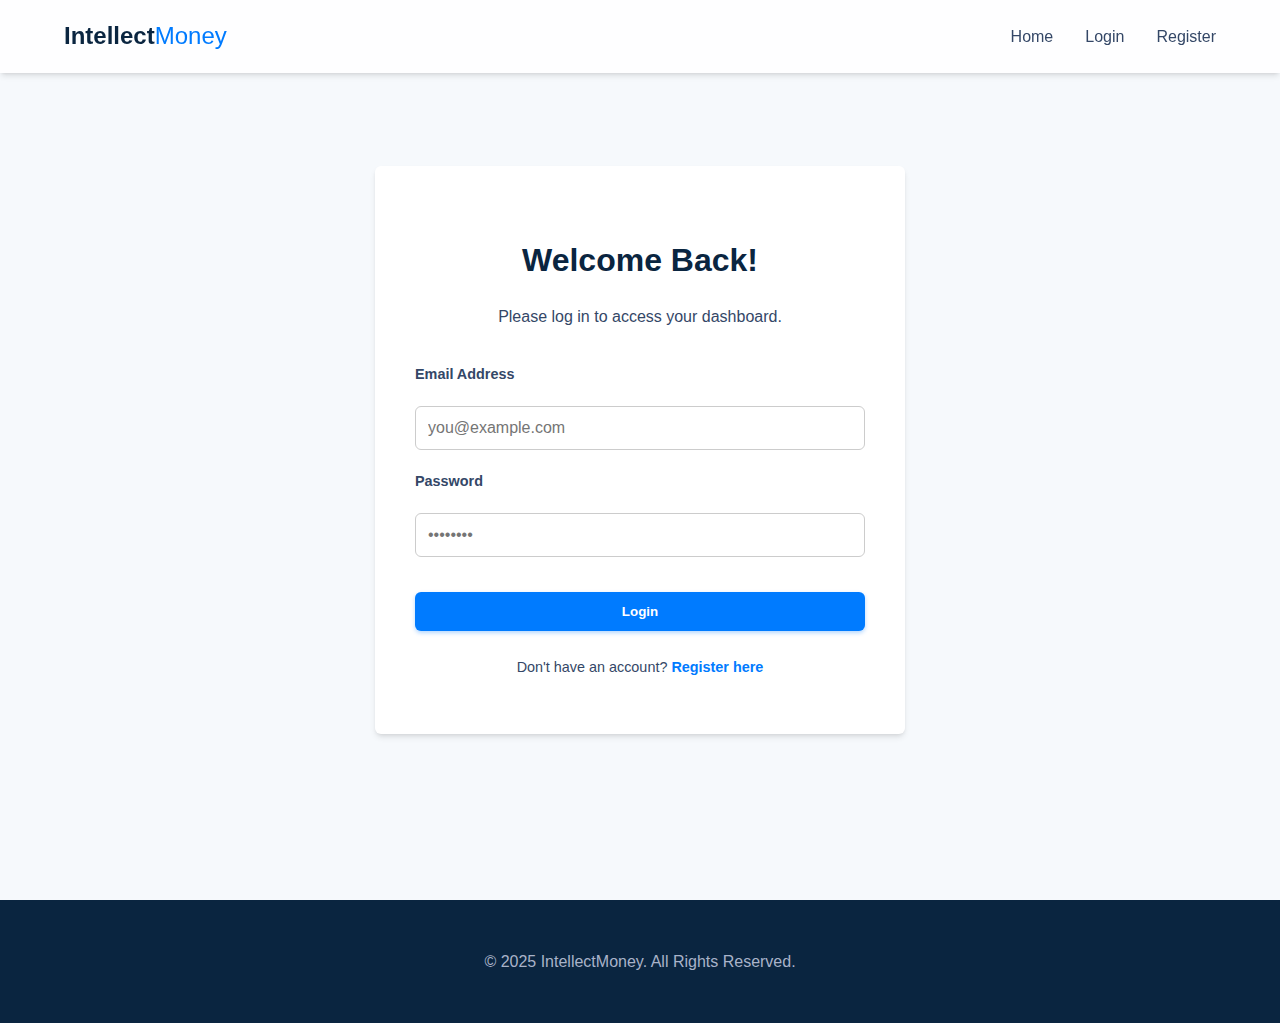
<file: home.html>
<!DOCTYPE html>
<html lang="en">
<head>
    <meta charset="UTF-8">
    <meta name="viewport" content="width=device-width, initial-scale=1.0">
    <title>Home - IntellectMoney</title>
    <link rel="preconnect" href="https://fonts.googleapis.com">
    <link rel="preconnect" href="https://fonts.gstatic.com" crossorigin>
    <link href="https://fonts.googleapis.com/css2?family=Poppins:wght@300;400;600;700&display=swap" rel="stylesheet">
    <link rel="stylesheet" href="css/style.css">
</head>
<body>

     <script>
        // This script protects the page
        const token = localStorage.getItem('userToken');
        if (!token) {
            // If no token is found, redirect to the login page
            window.location.href = 'login.html';
        }
    </script>

    <header>
        <nav>
            <div class="logo">
                <a href="index.html">Intellect<span>Money</span></a>
            </div>
            <ul>
                <li><a href="home.html" class="active">Home</a></li>
                <li><a href="#news">News</a></li> <li><a href="dashboard.html">Dashboard</a></li>
                <li><a href="plans.html">My Plans</a></li>
                <ul>
                    <li><button class="cta-button logout-button">Logout</button></li>
                </ul>
            </ul>
        </nav>
    </header>

    <main>
        <section class="hero">
            <h1>Welcome to IntellectMoney</h1>
            <p>Secure, adaptive, and personalized financial guidance to democratize your financial planning.</p>
            <a href="dashboard.html" class="cta-button">Go to Your Dashboard</a>
        </section>

        <section id="news" class="content-section">
            <h2>Latest Market News & Insights</h2>
            <div class="card news-card">
                <ul id="news-list" class="news-list">
                    <li>Loading news...</li>
                </ul>
            </div>
        </section>

        <section id="security" class="content-section">
            </section>
    </main>

    <footer>
        <p>&copy; 2025 IntellectMoney. All Rights Reserved.</p>
    </footer>

    <div id="chat-bubble" class="chat-bubble">🤖</div>
    <div id="chat-window" class="chat-window hidden-chat">
        <div class="chat-header">
            <h3>IntellectMoney Assistant</h3>
            <button id="close-chat">✕</button>
        </div>
        <div id="chat-body" class="chat-body">
            <div class="chat-message bot">Hi there! Ask me a financial question.</div>
        </div>
        <div class="chat-footer">
            <input type="text" id="chat-input" placeholder="Type your question...">
            <button id="send-chat">Send</button>
        </div>
    </div>
    
    <script src="js/chatbot.js"></script>
    <script src="js/home.js"></script>
    <script src="js/auth.js"></script>
 </body>
</html>
</file>
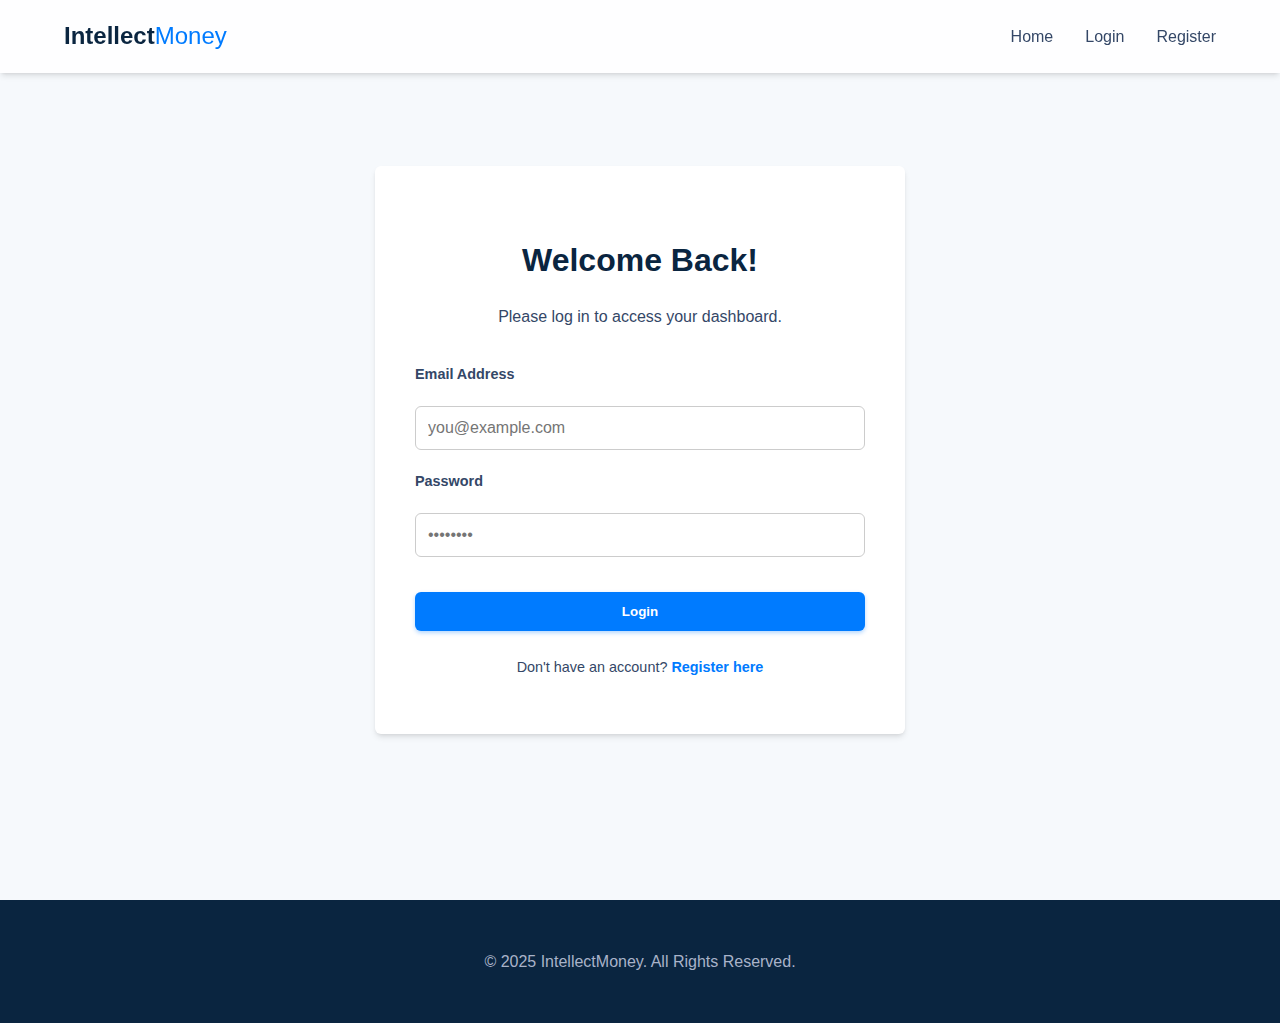
<file: login.html>
<!DOCTYPE html>
<html lang="en">
<head>
    <meta charset="UTF-8">
    <meta name="viewport" content="width=device-width, initial-scale=1.0">
    <title>Login - IntellectMoney</title>
    <link rel="stylesheet" href="css/style.css">
</head>
<body>
    <header>
        <nav>
            <div class="logo">
                <a href="index.html">Intellect<span>Money</span></a>
            </div>
            <ul>
                <li><a href="index.html">Home</a></li>
                <li><a href="login.html">Login</a></li>
                <li><a href="register.html">Register</a></li>
            </ul>
        </nav>
    </header>

    <main class="auth-container">
        <div class="auth-card card">
            <h2>Welcome Back!</h2>
            <p>Please log in to access your dashboard.</p>
            <form id="login-form">
                <label for="email">Email Address</label>
                <input type="email" id="email" placeholder="you@example.com" required>

                <label for="password">Password</label>
                <input type="password" id="password" placeholder="••••••••" required>

                <button type="submit" class="cta-button">Login</button>
            </form>
            <p class="auth-switch">Don't have an account? <a href="register.html">Register here</a></p>
        </div>
    </main>

    <footer>
        <p>&copy; 2025 IntellectMoney. All Rights Reserved.</p>
    </footer>

    
    <script src="js/login.js"></script>
</body>
</html>
</file>
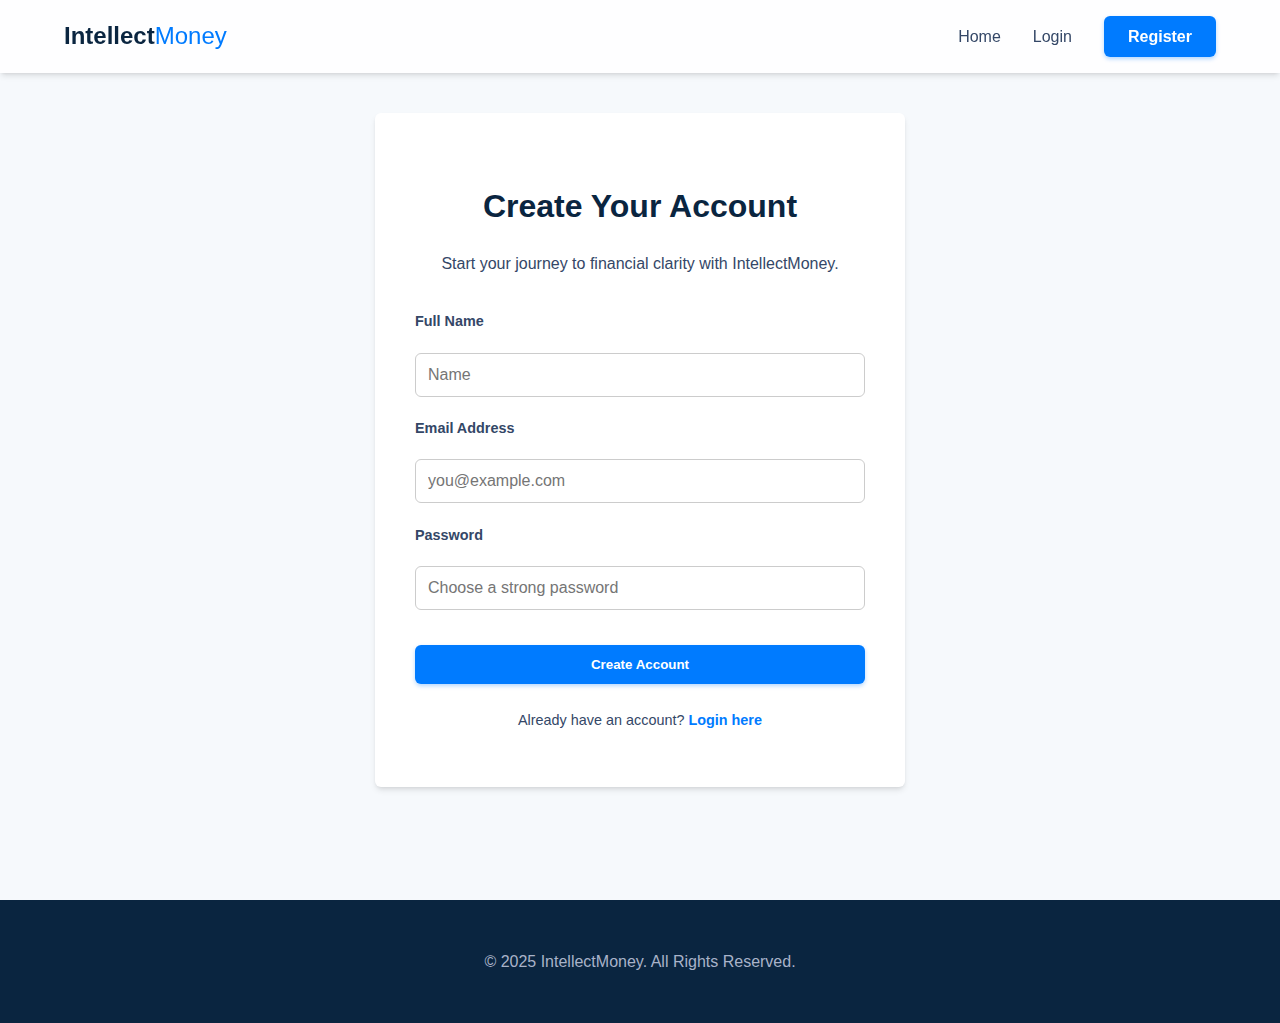
<file: register.html>
<!DOCTYPE html>
<html lang="en">
<head>
    <meta charset="UTF-8">
    <meta name="viewport" content="width=device-width, initial-scale=1.0">
    <title>Register - IntellectMoney</title>
    <link rel="stylesheet" href="css/style.css">
</head>
<body>
    <header>
        <nav>
            <div class="logo">
                <a href="index.html">Intellect<span>Money</span></a>
            </div>
            <ul>
                <li><a href="index.html">Home</a></li>
                <li><a href="login.html">Login</a></li>
                <li><a href="register.html" class="cta-button">Register</a></li>
            </ul>
        </nav>
    </header>

    <main class="auth-container">
        <div class="auth-card card">
            <h2>Create Your Account</h2>
            <p>Start your journey to financial clarity with IntellectMoney.</p>
            <form id="register-form">
                <label for="fullname">Full Name</label>
                <input type="text" id="fullname" placeholder="Name" required>

                <label for="email">Email Address</label>
                <input type="email" id="email" placeholder="you@example.com" required>

                <label for="password">Password</label>
                <input type="password" id="password" placeholder="Choose a strong password" required>

                <button type="submit" class="cta-button">Create Account</button>
            </form>
            <p class="auth-switch">Already have an account? <a href="login.html">Login here</a></p>
        </div>
    </main>

    <footer>
        <p>&copy; 2025 IntellectMoney. All Rights Reserved.</p>
    </footer>
    <script src="js/register.js"></script>
</body>
</html>
</file>
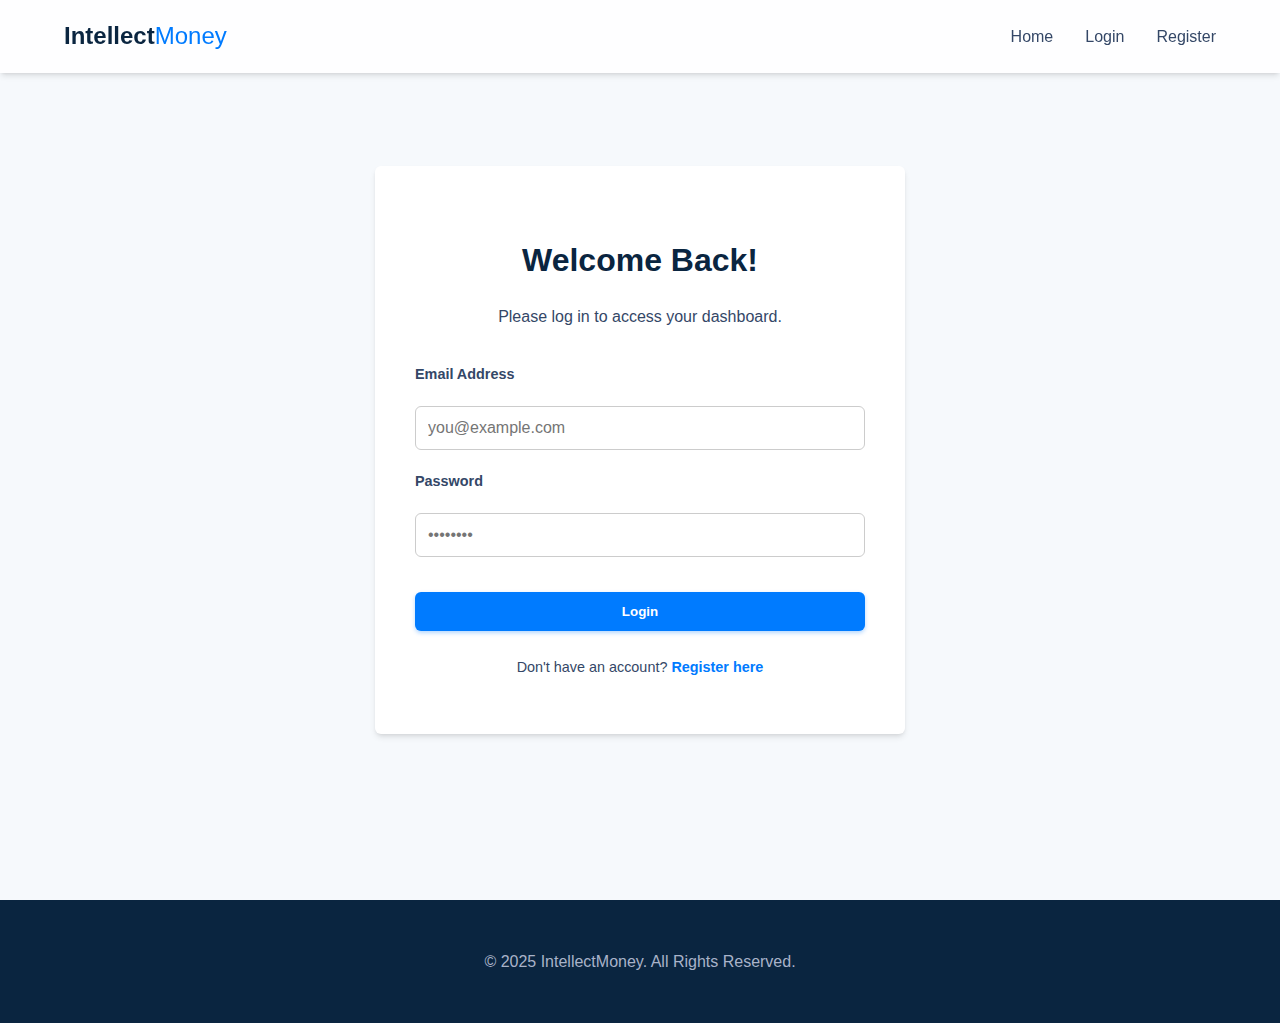
<file: frontend/home.html>
<!DOCTYPE html>
<html lang="en">
<head>
    <meta charset="UTF-8">
    <meta name="viewport" content="width=device-width, initial-scale=1.0">
    <title>Home - IntellectMoney</title>
    <link rel="preconnect" href="https://fonts.googleapis.com">
    <link rel="preconnect" href="https://fonts.gstatic.com" crossorigin>
    <link href="https://fonts.googleapis.com/css2?family=Poppins:wght@300;400;600;700&display=swap" rel="stylesheet">
    <link rel="stylesheet" href="css/style.css">
</head>
<body>

     <script>
        
        const token = localStorage.getItem('userToken');
        if (!token) {
            
            window.location.href = 'login.html';
        }
    </script>

    <header>
        <nav>
            <div class="logo">
                <a href="index.html">Intellect<span>Money</span></a>
            </div>
            <ul>
                <li><a href="home.html" class="active">Home</a></li>
                <li><a href="#news">News</a></li> <li><a href="dashboard.html">Dashboard</a></li>
                <li><a href="plans.html">My Plans</a></li>
                
                <ul>
                    <li><button class="cta-button logout-button">Logout</button></li>
                </ul>
            </ul>
        </nav>
    </header>

    <main>
        <section class="hero">
            <h1>Welcome to IntellectMoney</h1>
            <p>Secure, adaptive, and personalized financial guidance to democratize your financial planning.</p>
            <a href="dashboard.html" class="cta-button">Go to Your Dashboard</a>
        </section>

        <section id="news" class="content-section">
            <h2>Latest Market News & Insights</h2>
            <div class="card news-card">
                <ul id="news-list" class="news-list">
                    <li>Loading news...</li>
                </ul>
            </div>
        </section>

        <section id="security" class="content-section">
            </section>
    </main>

    <footer>
        <p>&copy; 2025 IntellectMoney. All Rights Reserved.</p>
    </footer>

    <div id="chat-bubble" class="chat-bubble">🤖</div>
    <div id="chat-window" class="chat-window hidden-chat">
        <div class="chat-header">
            <h3>IntellectMoney Assistant</h3>
            <button id="close-chat">✕</button>
        </div>
        <div id="chat-body" class="chat-body">
            <div class="chat-message bot">Hi there! Ask me a financial question.</div>
        </div>
        <div class="chat-footer">
            <input type="text" id="chat-input" placeholder="Type your question...">
            <button id="send-chat">Send</button>
        </div>
    </div>
    
    <script src="js/chatbot.js"></script>
    <script src="js/home.js"></script>
    <script src="js/auth.js"></script>
 </body>
</html>
</file>
<file: css/style.css>
/* General Styling */
:root {
    --primary-color: #0a2540; /* Deep navy for a professional feel */
    --accent-color: #007bff; /* A vibrant blue for interactive elements */
    --background-color: #f6f9fc;
    --text-color: #344767;
    --heading-color: #0a2540;
    --card-bg-color: #ffffff;
    --border-radius: 6px;
    --box-shadow: 0 4px 6px -1px rgba(0, 0, 0, 0.1), 0 2px 4px -2px rgba(0, 0, 0, 0.1);
    --transition-speed: 0.3s;
}

body {
    font-family: 'Poppins', 'Segoe UI', Tahoma, Geneva, Verdana, sans-serif;
    margin: 0;
    background-color: var(--background-color);
    color: var(--text-color);
    line-height: 1.7;
    -webkit-font-smoothing: antialiased;
    -moz-osx-font-smoothing: grayscale;
}

/* Header & Navigation */
header {
    background-color: rgba(255, 255, 255, 0.85); /* Make it slightly transparent */
    box-shadow: var(--box-shadow);
    padding: 1rem 5%;
    position: fixed; /* Changed from sticky to fixed */
    top: 0;
    width: 100%; /* Ensure it spans the full width */
    z-index: 1000;
    backdrop-filter: blur(10px);
    box-sizing: border-box; /* Include padding in the width calculation */
}

nav {
    display: flex;
    justify-content: space-between;
    align-items: center;
}

nav .logo a {
    font-size: 1.5rem;
    font-weight: 700;
    color: var(--heading-color);
    text-decoration: none;
}

nav .logo span {
    font-weight: 400; /* Makes "Money" lighter */
    color: var(--accent-color); /* Makes "Money" blue */
}

nav ul {
    list-style: none;
    margin: 0;
    padding: 0;
    display: flex;
    align-items: center;
    gap: 2rem;
}

nav a {
    text-decoration: none;
    color: var(--text-color);
    font-weight: 500;
    transition: color var(--transition-speed) ease;
}

nav a:hover, nav a.active {
    color: var(--accent-color);
}

/* Buttons */
.cta-button {
    background-color: var(--accent-color);
    color: white;
    padding: 0.75rem 1.5rem;
    border-radius: var(--border-radius);
    text-decoration: none;
    font-weight: 600;
    transition: all var(--transition-speed) ease;
    box-shadow: 0 2px 4px rgba(0, 123, 255, 0.3);
}

.cta-button:hover {
    background-color: #0056b3;
    transform: translateY(-2px);
    box-shadow: 0 4px 8px rgba(0, 123, 255, 0.4);
    color: white;
}

/* Hero Section */
.hero {
    background: linear-gradient(45deg, var(--primary-color), #1e4770);
    text-align: center;
    padding: 6rem 2rem;
    color: white;
}

.hero h1 {
    font-size: 3.2rem;
    font-weight: 700;
    margin-bottom: 1rem;
}

.hero p {
    font-size: 1.25rem;
    margin-bottom: 2.5rem;
    max-width: 600px;
    margin-left: auto;
    margin-right: auto;
    opacity: 0.9;
}

/* Content Sections */
.content-section {
    padding: 5rem 5%;
    text-align: center;
}

.content-section h2 {
    font-size: 2.5rem;
    color: var(--heading-color);
    margin-bottom: 1.5rem;
}

.content-section > p {
    max-width: 800px;
    margin: 0 auto 3rem auto;
    font-size: 1.1rem;
}

/* Cards */
.card-container {
    display: flex;
    justify-content: center;
    gap: 2rem;
    flex-wrap: wrap;
}

.card {
    background-color: var(--card-bg-color);
    padding: 2.5rem;
    border-radius: var(--border-radius);
    box-shadow: var(--box-shadow);
    text-align: left;
    flex-basis: 320px;
    flex-grow: 1;
    transition: transform var(--transition-speed) ease, box-shadow var(--transition-speed) ease;
}

.card:hover {
    transform: translateY(-5px);
    box-shadow: 0 8px 15px -3px rgba(0, 0, 0, 0.1), 0 4px 6px -4px rgba(0, 0, 0, 0.1);
}

.card h3 {
    color: var(--heading-color);
    margin-top: 0;
    font-size: 1.25rem;
}

#security ul {
    list-style: none;
    padding: 0;
    max-width: 700px;
    margin: 2rem auto 0;
    text-align: left;
}

#security li {
    background: var(--card-bg-color);
    margin-bottom: 1rem;
    padding: 1rem 1.5rem;
    border-radius: var(--border-radius);
    box-shadow: var(--box-shadow);
    font-size: 1.1rem;
    border-left: 4px solid var(--accent-color);
}

/* Dashboard Specifics */
.dashboard-container {
    padding: 2rem 5%;
    /* Add padding to the top to account for the fixed header */
    padding-top: 100px;
}

.dashboard-container h1 {
    text-align: center;
    margin-bottom: 2rem;
    color: var(--heading-color);
}

.dashboard-grid {
    display: grid;
    grid-template-columns: 1fr 2fr;
    gap: 2rem;
}

.input-card, .output-card {
    background-color: var(--card-bg-color);
    padding: 2rem;
    border-radius: var(--border-radius);
    box-shadow: var(--box-shadow);
}

.input-card h2, .output-card h2 {
    text-align: center;
    margin-top: 0;
    color: var(--heading-color);
}

#finance-form {
    display: flex;
    flex-direction: column;
    gap: 1.25rem;
}

#finance-form label {
    font-weight: 600;
    color: var(--heading-color);
}

#finance-form input, #finance-form select {
    padding: 0.75rem;
    border: 1px solid #d2d6da;
    border-radius: var(--border-radius);
    font-size: 1rem;
    transition: border-color var(--transition-speed) ease, box-shadow var(--transition-speed) ease;
}

#finance-form input:focus, #finance-form select:focus {
    outline: none;
    border-color: var(--accent-color);
    box-shadow: 0 0 0 3px rgba(0, 123, 255, 0.25);
}

#finance-form button {
    border: none;
    cursor: pointer;
    margin-top: 1rem;
}

.output-card #summary {
    background-color: var(--background-color);
    padding: 1.5rem;
    border-radius: var(--border-radius);
    margin-bottom: 1.5rem;
    border-left: 5px solid var(--accent-color);
}

.output-card ul {
    padding-left: 20px;
}

.chart-container {
    position: relative;
    max-width: 450px;
    margin: 2rem auto 0 auto;
}

/* === Authentication Page Styles === */
.auth-container {
    display: flex;
    justify-content: center;
    align-items: center;
    padding: 4rem 5%;
    min-height: 100vh; /* Make auth pages full height */
    box-sizing: border-box;
}

.auth-card {
    max-width: 450px;
    width: 100%;
    text-align: center;
}

.auth-card h2 {
    font-size: 2rem;
    margin-bottom: 0.5rem;
    color: var(--heading-color);
}

.auth-card form {
    display: flex;
    flex-direction: column;
    gap: 1.2rem;
    text-align: left;
    margin-top: 2rem;
}

.auth-card form label {
    font-weight: bold;
    font-size: 0.9rem;
}

.auth-card form input {
    padding: 0.75rem;
    border: 1px solid #ccc;
    border-radius: var(--border-radius);
    font-size: 1rem;
}

.auth-card form button {
    border: none;
    cursor: pointer;
    margin-top: 1rem;
    width: 100%;
}

.auth-switch {
    margin-top: 1.5rem;
    font-size: 0.9rem;
}

.auth-switch a {
    color: var(--accent-color);
    font-weight: bold;
    text-decoration: none;
}

/* === Landing Page Styles === */
.landing-hero {
    display: flex;
    justify-content: center;
    align-items: center;
    height: 100vh;
    width: 100%;
    text-align: center;
    color: white;
    padding: 2rem;
    box-sizing: border-box;
    padding-top: 80px;
}

.landing-content {
    max-width: 600px;
    opacity: 0;
    transform: translateY(20px);
    animation: fadeIn 1s ease-out 0.5s forwards;
}

@keyframes fadeIn {
    to {
        opacity: 1;
        transform: translateY(0);
    }
}

.landing-logo {
    font-size: 3.8rem;
    font-weight: 700;
    margin-bottom: 1rem;
    text-shadow: 0 2px 10px rgba(0, 0, 0, 0.3);
}

.landing-tagline {
    font-size: 1.4rem;
    font-weight: 300;
    opacity: 0.9;
    margin-bottom: 3rem;
    text-shadow: 0 1px 5px rgba(0, 0, 0, 0.3);
}

.landing-actions {
    display: flex;
    justify-content: center;
    gap: 1.5rem;
}

.cta-button.secondary {
    background-color: transparent;
    border: 2px solid var(--card-bg-color);
    color: var(--card-bg-color);
}

.cta-button.secondary:hover {
    background-color: var(--card-bg-color);
    color: var(--primary-color);
    transform: translateY(-2px);
}

/* === Scroll Animation Styles === */
.hidden {
    opacity: 0;
    transform: translateY(20px);
    transition: all 0.6s ease-out;
}

.show {
    opacity: 1;
    transform: translateY(0);
}


/* Footer */
footer {
    background-color: var(--primary-color);
    color: #a9b3c9;
    text-align: center;
    padding: 2.5rem 1rem;
    /* margin-top is handled by the content sections */
}

footer p {
    margin: 0.5rem 0;
}

/* Responsive Design */
@media (max-width: 992px) {
    .dashboard-grid {
        grid-template-columns: 1fr;
    }
}

@media (max-width: 768px) {
    header {
        padding: 1rem 2.5%;
    }
    
    nav ul {
        display: none; /* Simple responsive nav */
    }
    
    .hero h1, .landing-logo {
        font-size: 2.5rem;
    }

    .landing-tagline {
        font-size: 1.1rem;
    }
    
    .content-section h2 {
        font-size: 2rem;
    }

    .dashboard-container {
        padding: 1rem;
        padding-top: 80px;
    }
}

main {
    /* This gives the main content area its own solid background */
    background-color: var(--background-color);
    position: relative; /* Ensures it sits correctly in the layout */
    z-index: 10; /* Lifts it above any background elements */
}

/* Add a bit more spacing to the top section */
#problem {
    padding-top: 6rem;
}

/* === Chatbot Styles === */
.chat-bubble {
    position: fixed;
    bottom: 25px;
    right: 25px;
    background-color: var(--accent-color);
    color: white;
    width: 60px;
    height: 60px;
    border-radius: 50%;
    display: flex;
    justify-content: center;
    align-items: center;
    font-size: 2rem;
    cursor: pointer;
    box-shadow: 0 4px 10px rgba(0, 0, 0, 0.2);
    transition: transform 0.2s ease;
    z-index: 1001;
}

.chat-bubble:hover {
    transform: scale(1.1);
}

.chat-window {
    position: fixed;
    bottom: 100px;
    right: 25px;
    width: 350px;
    max-width: 90vw;
    height: 500px;
    background-color: var(--card-bg-color);
    border-radius: var(--border-radius);
    box-shadow: 0 5px 20px rgba(0, 0, 0, 0.2);
    display: flex;
    flex-direction: column;
    transition: opacity 0.3s ease, transform 0.3s ease;
    z-index: 1000;
    opacity: 1;
    transform: translateY(0);
}

.chat-window.hidden-chat {
    opacity: 0;
    transform: translateY(20px);
    pointer-events: none;
}

.chat-header {
    background-color: var(--primary-color);
    color: white;
    padding: 1rem;
    border-top-left-radius: var(--border-radius);
    border-top-right-radius: var(--border-radius);
    display: flex;
    justify-content: space-between;
    align-items: center;
}

.chat-header h3 {
    margin: 0;
    font-size: 1.1rem;
}

.chat-header button {
    background: none;
    border: none;
    color: white;
    font-size: 1.2rem;
    cursor: pointer;
}

.chat-body {
    flex-grow: 1;
    padding: 1rem;
    overflow-y: auto;
    display: flex;
    flex-direction: column;
    gap: 0.75rem;
}

.chat-message {
    padding: 0.75rem 1rem;
    border-radius: 15px;
    max-width: 80%;
    line-height: 1.4;
}

.chat-message.user {
    background-color: var(--accent-color);
    color: white;
    border-bottom-right-radius: 3px;
    align-self: flex-end;
}

.chat-message.bot {
    background-color: var(--background-color);
    color: var(--text-color);
    border-bottom-left-radius: 3px;
    align-self: flex-start;
}

.chat-footer {
    padding: 1rem;
    display: flex;
    gap: 0.5rem;
    border-top: 1px solid #eee;
}

.chat-footer input {
    flex-grow: 1;
    border: 1px solid #ccc;
    border-radius: var(--border-radius);
    padding: 0.75rem;
    font-size: 1rem;
}

.chat-footer button {
    border: none;
    background-color: var(--accent-color);
    color: white;
    padding: 0 1rem;
    border-radius: var(--border-radius);
    cursor: pointer;
    font-weight: 600;
}

.ai-summary {
    font-size: 1rem;
    line-height: 1.6;
    margin-top: 1.5rem;
    padding-top: 1.5rem;
    border-top: 1px solid #e9ecef;
    color: var(--text-color);
    text-align: left;
    font-style: italic;
}

.news-card {
    grid-column: 1 / -1; /* Make it span the full width */
}

.news-list {
    list-style: none;
    padding: 0;
    margin: 0;
    text-align: left;
}

.news-list li {
    padding: 1rem 0;
    border-bottom: 1px solid #e9ecef;
}

.news-list li:last-child {
    border-bottom: none;
}

.news-list a {
    text-decoration: none;
    color: var(--heading-color);
    font-weight: 600;
    font-size: 1.1rem;
}

.news-list a:hover {
    color: var(--accent-color);
}

.news-list p {
    margin: 0.5rem 0 0 0;
    font-size: 0.9rem;
    color: var(--text-color);
}

.news-source {
    font-size: 0.8rem;
    color: #8898aa;
    margin-top: 0.5rem;
    display: block;
}

.modal {
    display: none;
    position: fixed;
    z-index: 1000;
    left: 0;
    top: 0;
    width: 100%;
    height: 100%;
    overflow: auto;
    background-color: rgba(0,0,0,0.6);
}

.modal-content {
    background-color: #fff;
    margin: 10% auto;
    padding: 30px;
    border: 1px solid #888;
    width: 80%;
    max-width: 700px;
    border-radius: 10px;
    position: relative;
    box-shadow: 0 5px 15px rgba(0,0,0,0.3);
}

.close-button {
    color: #aaa;
    position: absolute;
    top: 15px;
    right: 25px;
    font-size: 28px;
    font-weight: bold;
}

.close-button:hover,
.close-button:focus {
    color: #333;
    text-decoration: none;
    cursor: pointer;
}

.score-gauge {
    width: 150px;
    height: 150px;
    border-radius: 50%;
    /* This creates the colored ring using the variable from JavaScript */
    background: conic-gradient(
        var(--score-color) calc(var(--score-value) * 1%), 
        #e0e0e0 calc(var(--score-value) * 1%)
    );
    display: flex;
    align-items: center;
    justify-content: center;
    margin: 20px auto;
    position: relative;
}

/* This creates the white inner circle */
.score-gauge::before {
    content: '';
    position: absolute;
    width: 80%;
    height: 80%;
    background: #fff;
    border-radius: 50%;
}

/* This styles the text inside the gauge */
.score-value {
    position: relative;
    z-index: 1;
    font-size: 1.8em;
    font-weight: bold;
    color: #333;
}

.score-rating {
    font-size: 1.2em;
    margin: 10px 0 5px 0;
}

.score-feedback {
    color: #666;
}
</file>
<file: frontend/css/style.css>
/* General Styling */
:root {
    --primary-color: #0a2540; /* Deep navy for a professional feel */
    --accent-color: #007bff; /* A vibrant blue for interactive elements */
    --background-color: #f6f9fc;
    --text-color: #344767;
    --heading-color: #0a2540;
    --card-bg-color: #ffffff;
    --border-radius: 6px;
    --box-shadow: 0 4px 6px -1px rgba(0, 0, 0, 0.1), 0 2px 4px -2px rgba(0, 0, 0, 0.1);
    --transition-speed: 0.3s;
}

body {
    font-family: 'Poppins', 'Segoe UI', Tahoma, Geneva, Verdana, sans-serif;
    margin: 0;
    background-color: var(--background-color);
    color: var(--text-color);
    line-height: 1.7;
    -webkit-font-smoothing: antialiased;
    -moz-osx-font-smoothing: grayscale;
}

/* Header & Navigation */
header {
    background-color: rgba(255, 255, 255, 0.85); /* Make it slightly transparent */
    box-shadow: var(--box-shadow);
    padding: 1rem 5%;
    position: fixed; /* Changed from sticky to fixed */
    top: 0;
    width: 100%; /* Ensure it spans the full width */
    z-index: 1000;
    backdrop-filter: blur(10px);
    box-sizing: border-box; /* Include padding in the width calculation */
}

nav {
    display: flex;
    justify-content: space-between;
    align-items: center;
}

nav .logo a {
    font-size: 1.5rem;
    font-weight: 700;
    color: var(--heading-color);
    text-decoration: none;
}

nav .logo span {
    font-weight: 400; /* Makes "Money" lighter */
    color: var(--accent-color); /* Makes "Money" blue */
}

nav ul {
    list-style: none;
    margin: 0;
    padding: 0;
    display: flex;
    align-items: center;
    gap: 2rem;
}

nav a {
    text-decoration: none;
    color: var(--text-color);
    font-weight: 500;
    transition: color var(--transition-speed) ease;
}

nav a:hover, nav a.active {
    color: var(--accent-color);
}

/* Buttons */
.cta-button {
    background-color: var(--accent-color);
    color: white;
    padding: 0.75rem 1.5rem;
    border-radius: var(--border-radius);
    text-decoration: none;
    font-weight: 600;
    transition: all var(--transition-speed) ease;
    box-shadow: 0 2px 4px rgba(0, 123, 255, 0.3);
}

.cta-button:hover {
    background-color: #0056b3;
    transform: translateY(-2px);
    box-shadow: 0 4px 8px rgba(0, 123, 255, 0.4);
    color: white;
}

/* Hero Section */
.hero {
    background: linear-gradient(45deg, var(--primary-color), #1e4770);
    text-align: center;
    padding: 6rem 2rem;
    color: white;
}

.hero h1 {
    font-size: 3.2rem;
    font-weight: 700;
    margin-bottom: 1rem;
}

.hero p {
    font-size: 1.25rem;
    margin-bottom: 2.5rem;
    max-width: 600px;
    margin-left: auto;
    margin-right: auto;
    opacity: 0.9;
}

/* Content Sections */
.content-section {
    padding: 5rem 5%;
    text-align: center;
}

.content-section h2 {
    font-size: 2.5rem;
    color: var(--heading-color);
    margin-bottom: 1.5rem;
}

.content-section > p {
    max-width: 800px;
    margin: 0 auto 3rem auto;
    font-size: 1.1rem;
}

/* Cards */
.card-container {
    display: flex;
    justify-content: center;
    gap: 2rem;
    flex-wrap: wrap;
}

.card {
    background-color: var(--card-bg-color);
    padding: 2.5rem;
    border-radius: var(--border-radius);
    box-shadow: var(--box-shadow);
    text-align: left;
    flex-basis: 320px;
    flex-grow: 1;
    transition: transform var(--transition-speed) ease, box-shadow var(--transition-speed) ease;
}

.card:hover {
    transform: translateY(-5px);
    box-shadow: 0 8px 15px -3px rgba(0, 0, 0, 0.1), 0 4px 6px -4px rgba(0, 0, 0, 0.1);
}

.card h3 {
    color: var(--heading-color);
    margin-top: 0;
    font-size: 1.25rem;
}

#security ul {
    list-style: none;
    padding: 0;
    max-width: 700px;
    margin: 2rem auto 0;
    text-align: left;
}

#security li {
    background: var(--card-bg-color);
    margin-bottom: 1rem;
    padding: 1rem 1.5rem;
    border-radius: var(--border-radius);
    box-shadow: var(--box-shadow);
    font-size: 1.1rem;
    border-left: 4px solid var(--accent-color);
}

/* Dashboard Specifics */
.dashboard-container {
    padding: 2rem 5%;
    /* Add padding to the top to account for the fixed header */
    padding-top: 100px;
}

.dashboard-container h1 {
    text-align: center;
    margin-bottom: 2rem;
    color: var(--heading-color);
}

.dashboard-grid {
    display: grid;
    grid-template-columns: 1fr 2fr;
    gap: 2rem;
}

.input-card, .output-card {
    background-color: var(--card-bg-color);
    padding: 2rem;
    border-radius: var(--border-radius);
    box-shadow: var(--box-shadow);
}

.input-card h2, .output-card h2 {
    text-align: center;
    margin-top: 0;
    color: var(--heading-color);
}

#finance-form {
    display: flex;
    flex-direction: column;
    gap: 1.25rem;
}

#finance-form label {
    font-weight: 600;
    color: var(--heading-color);
}

#finance-form input, #finance-form select {
    padding: 0.75rem;
    border: 1px solid #d2d6da;
    border-radius: var(--border-radius);
    font-size: 1rem;
    transition: border-color var(--transition-speed) ease, box-shadow var(--transition-speed) ease;
}

#finance-form input:focus, #finance-form select:focus {
    outline: none;
    border-color: var(--accent-color);
    box-shadow: 0 0 0 3px rgba(0, 123, 255, 0.25);
}

#finance-form button {
    border: none;
    cursor: pointer;
    margin-top: 1rem;
}

.output-card #summary {
    background-color: var(--background-color);
    padding: 1.5rem;
    border-radius: var(--border-radius);
    margin-bottom: 1.5rem;
    border-left: 5px solid var(--accent-color);
}

.output-card ul {
    padding-left: 20px;
}

.chart-container {
    position: relative;
    max-width: 450px;
    margin: 2rem auto 0 auto;
}

/* === Authentication Page Styles === */
.auth-container {
    display: flex;
    justify-content: center;
    align-items: center;
    padding: 4rem 5%;
    min-height: 100vh; /* Make auth pages full height */
    box-sizing: border-box;
}

.auth-card {
    max-width: 450px;
    width: 100%;
    text-align: center;
}

.auth-card h2 {
    font-size: 2rem;
    margin-bottom: 0.5rem;
    color: var(--heading-color);
}

.auth-card form {
    display: flex;
    flex-direction: column;
    gap: 1.2rem;
    text-align: left;
    margin-top: 2rem;
}

.auth-card form label {
    font-weight: bold;
    font-size: 0.9rem;
}

.auth-card form input {
    padding: 0.75rem;
    border: 1px solid #ccc;
    border-radius: var(--border-radius);
    font-size: 1rem;
}

.auth-card form button {
    border: none;
    cursor: pointer;
    margin-top: 1rem;
    width: 100%;
}

.auth-switch {
    margin-top: 1.5rem;
    font-size: 0.9rem;
}

.auth-switch a {
    color: var(--accent-color);
    font-weight: bold;
    text-decoration: none;
}

/* === Landing Page Styles === */
.landing-hero {
    display: flex;
    justify-content: center;
    align-items: center;
    height: 100vh;
    width: 100%;
    text-align: center;
    color: white;
    padding: 2rem;
    box-sizing: border-box;
    padding-top: 80px;
}

.landing-content {
    max-width: 600px;
    opacity: 0;
    transform: translateY(20px);
    animation: fadeIn 1s ease-out 0.5s forwards;
}

@keyframes fadeIn {
    to {
        opacity: 1;
        transform: translateY(0);
    }
}

.landing-logo {
    font-size: 3.8rem;
    font-weight: 700;
    margin-bottom: 1rem;
    text-shadow: 0 2px 10px rgba(0, 0, 0, 0.3);
}

.landing-tagline {
    font-size: 1.4rem;
    font-weight: 300;
    opacity: 0.9;
    margin-bottom: 3rem;
    text-shadow: 0 1px 5px rgba(0, 0, 0, 0.3);
}

.landing-actions {
    display: flex;
    justify-content: center;
    gap: 1.5rem;
}

.cta-button.secondary {
    background-color: transparent;
    border: 2px solid var(--card-bg-color);
    color: var(--card-bg-color);
}

.cta-button.secondary:hover {
    background-color: var(--card-bg-color);
    color: var(--primary-color);
    transform: translateY(-2px);
}

/* === Scroll Animation Styles === */
.hidden {
    opacity: 0;
    transform: translateY(20px);
    transition: all 0.6s ease-out;
}

.show {
    opacity: 1;
    transform: translateY(0);
}


/* Footer */
footer {
    background-color: var(--primary-color);
    color: #a9b3c9;
    text-align: center;
    padding: 2.5rem 1rem;
    /* margin-top is handled by the content sections */
}

footer p {
    margin: 0.5rem 0;
}

/* Responsive Design */
@media (max-width: 992px) {
    .dashboard-grid {
        grid-template-columns: 1fr;
    }
}

@media (max-width: 768px) {
    header {
        padding: 1rem 2.5%;
    }
    
    nav ul {
        display: none; /* Simple responsive nav */
    }
    
    .hero h1, .landing-logo {
        font-size: 2.5rem;
    }

    .landing-tagline {
        font-size: 1.1rem;
    }
    
    .content-section h2 {
        font-size: 2rem;
    }

    .dashboard-container {
        padding: 1rem;
        padding-top: 80px;
    }
}

main {
    /* This gives the main content area its own solid background */
    background-color: var(--background-color);
    position: relative; /* Ensures it sits correctly in the layout */
    z-index: 10; /* Lifts it above any background elements */
}

/* Add a bit more spacing to the top section */
#problem {
    padding-top: 6rem;
}

/* === Chatbot Styles === */
.chat-bubble {
    position: fixed;
    bottom: 25px;
    right: 25px;
    background-color: var(--accent-color);
    color: white;
    width: 60px;
    height: 60px;
    border-radius: 50%;
    display: flex;
    justify-content: center;
    align-items: center;
    font-size: 2rem;
    cursor: pointer;
    box-shadow: 0 4px 10px rgba(0, 0, 0, 0.2);
    transition: transform 0.2s ease;
    z-index: 1001;
}

.chat-bubble:hover {
    transform: scale(1.1);
}

.chat-window {
    position: fixed;
    bottom: 100px;
    right: 25px;
    width: 350px;
    max-width: 90vw;
    height: 500px;
    background-color: var(--card-bg-color);
    border-radius: var(--border-radius);
    box-shadow: 0 5px 20px rgba(0, 0, 0, 0.2);
    display: flex;
    flex-direction: column;
    transition: opacity 0.3s ease, transform 0.3s ease;
    z-index: 1000;
    opacity: 1;
    transform: translateY(0);
}

.chat-window.hidden-chat {
    opacity: 0;
    transform: translateY(20px);
    pointer-events: none;
}

.chat-header {
    background-color: var(--primary-color);
    color: white;
    padding: 1rem;
    border-top-left-radius: var(--border-radius);
    border-top-right-radius: var(--border-radius);
    display: flex;
    justify-content: space-between;
    align-items: center;
}

.chat-header h3 {
    margin: 0;
    font-size: 1.1rem;
}

.chat-header button {
    background: none;
    border: none;
    color: white;
    font-size: 1.2rem;
    cursor: pointer;
}

.chat-body {
    flex-grow: 1;
    padding: 1rem;
    overflow-y: auto;
    display: flex;
    flex-direction: column;
    gap: 0.75rem;
}

.chat-message {
    padding: 0.75rem 1rem;
    border-radius: 15px;
    max-width: 80%;
    line-height: 1.4;
}

.chat-message.user {
    background-color: var(--accent-color);
    color: white;
    border-bottom-right-radius: 3px;
    align-self: flex-end;
}

.chat-message.bot {
    background-color: var(--background-color);
    color: var(--text-color);
    border-bottom-left-radius: 3px;
    align-self: flex-start;
}

.chat-footer {
    padding: 1rem;
    display: flex;
    gap: 0.5rem;
    border-top: 1px solid #eee;
}

.chat-footer input {
    flex-grow: 1;
    border: 1px solid #ccc;
    border-radius: var(--border-radius);
    padding: 0.75rem;
    font-size: 1rem;
}

.chat-footer button {
    border: none;
    background-color: var(--accent-color);
    color: white;
    padding: 0 1rem;
    border-radius: var(--border-radius);
    cursor: pointer;
    font-weight: 600;
}

.ai-summary {
    font-size: 1rem;
    line-height: 1.6;
    margin-top: 1.5rem;
    padding-top: 1.5rem;
    border-top: 1px solid #e9ecef;
    color: var(--text-color);
    text-align: left;
    font-style: italic;
}

.news-card {
    grid-column: 1 / -1; /* Make it span the full width */
}

.news-list {
    list-style: none;
    padding: 0;
    margin: 0;
    text-align: left;
}

.news-list li {
    padding: 1rem 0;
    border-bottom: 1px solid #e9ecef;
}

.news-list li:last-child {
    border-bottom: none;
}

.news-list a {
    text-decoration: none;
    color: var(--heading-color);
    font-weight: 600;
    font-size: 1.1rem;
}

.news-list a:hover {
    color: var(--accent-color);
}

.news-list p {
    margin: 0.5rem 0 0 0;
    font-size: 0.9rem;
    color: var(--text-color);
}

.news-source {
    font-size: 0.8rem;
    color: #8898aa;
    margin-top: 0.5rem;
    display: block;
}

.modal {
    display: none;
    position: fixed;
    z-index: 1000;
    left: 0;
    top: 0;
    width: 100%;
    height: 100%;
    overflow: auto;
    background-color: rgba(0,0,0,0.6);
}

.modal-content {
    background-color: #fff;
    margin: 10% auto;
    padding: 30px;
    border: 1px solid #888;
    width: 80%;
    max-width: 700px;
    border-radius: 10px;
    position: relative;
    box-shadow: 0 5px 15px rgba(0,0,0,0.3);
}

.close-button {
    color: #aaa;
    position: absolute;
    top: 15px;
    right: 25px;
    font-size: 28px;
    font-weight: bold;
}

.close-button:hover,
.close-button:focus {
    color: #333;
    text-decoration: none;
    cursor: pointer;
}

.score-gauge {
    width: 150px;
    height: 150px;
    border-radius: 50%;
    /* This creates the colored ring using the variable from JavaScript */
    background: conic-gradient(
        var(--score-color) calc(var(--score-value) * 1%), 
        #e0e0e0 calc(var(--score-value) * 1%)
    );
    display: flex;
    align-items: center;
    justify-content: center;
    margin: 20px auto;
    position: relative;
}

/* This creates the white inner circle */
.score-gauge::before {
    content: '';
    position: absolute;
    width: 80%;
    height: 80%;
    background: #fff;
    border-radius: 50%;
}

/* This styles the text inside the gauge */
.score-value {
    position: relative;
    z-index: 1;
    font-size: 1.8em;
    font-weight: bold;
    color: #333;
}

.score-rating {
    font-size: 1.2em;
    margin: 10px 0 5px 0;
}

.score-feedback {
    color: #666;
}

/* Features Section Styles */
.features-section {
    background-color: #0b1221; /* Matches the Vanta background tone */
    color: #ffffff;
    padding: 80px 20px;
    position: relative;
    z-index: 10;
    border-top: 1px solid rgba(44, 156, 255, 0.1); /* Adds a very faint blue line at the top */
    box-shadow: 0 -20px 20px rgba(0,0,0,0.5); /* Adds a subtle shadow for depth */
}

.container {
    max-width: 1200px;
    margin: 0 auto;
}

.section-header {
    text-align: center;
    margin-bottom: 50px;
}

.section-header h2 {
    font-size: 2.5rem;
    margin-bottom: 15px;
    color: #2c9cff; /* Matches your logo/globe color */
}

.section-header p {
    font-size: 1.1rem;
    color: #a0aec0;
}

/* Grid Layout */
.features-grid {
    display: grid;
    grid-template-columns: repeat(auto-fit, minmax(280px, 1fr));
    gap: 30px;
}

/* Feature Cards */
.feature-card {
    background: rgba(255, 255, 255, 0.05); /* Glassmorphism effect */
    border: 1px solid rgba(255, 255, 255, 0.1);
    border-radius: 16px;
    padding: 30px;
    transition: transform 0.3s ease, box-shadow 0.3s ease;
    text-align: left;
}

.feature-card:hover {
    transform: translateY(-10px);
    box-shadow: 0 10px 30px rgba(0, 0, 0, 0.5);
    background: rgba(255, 255, 255, 0.08);
    border-color: #2c9cff;
}

/* Icons */
.icon-box {
    font-size: 2rem;
    color: #2c9cff;
    margin-bottom: 20px;
}

.feature-card h3 {
    font-size: 1.5rem;
    margin-bottom: 15px;
    font-weight: 600;
}

.feature-card p {
    font-size: 0.95rem;
    color: #cbd5e0;
    line-height: 1.6;
    margin-bottom: 10px;
}

/* Add this to style.css */

#recommendations-list {
    list-style: none; /* Remove default bullets because AI sends numbers */
    padding-left: 0;
}

#recommendations-list li {
    background: rgba(255, 255, 255, 0.03);
    padding: 15px;
    border-radius: 12px;
    border-left: 3px solid #2c9cff; /* Blue accent line on the left */
}

/* Make the strong text pop */
strong {
    font-weight: 700;
}

/* Scroll Behavior for smooth link clicking */
html {
    scroll-behavior: smooth;
}

/* Mobile Responsiveness */
@media (max-width: 768px) {
    .section-header h2 {
        font-size: 2rem;
    }
    .features-grid {
        grid-template-columns: 1fr; /* Stack cards on mobile */
    }
}
</file>
